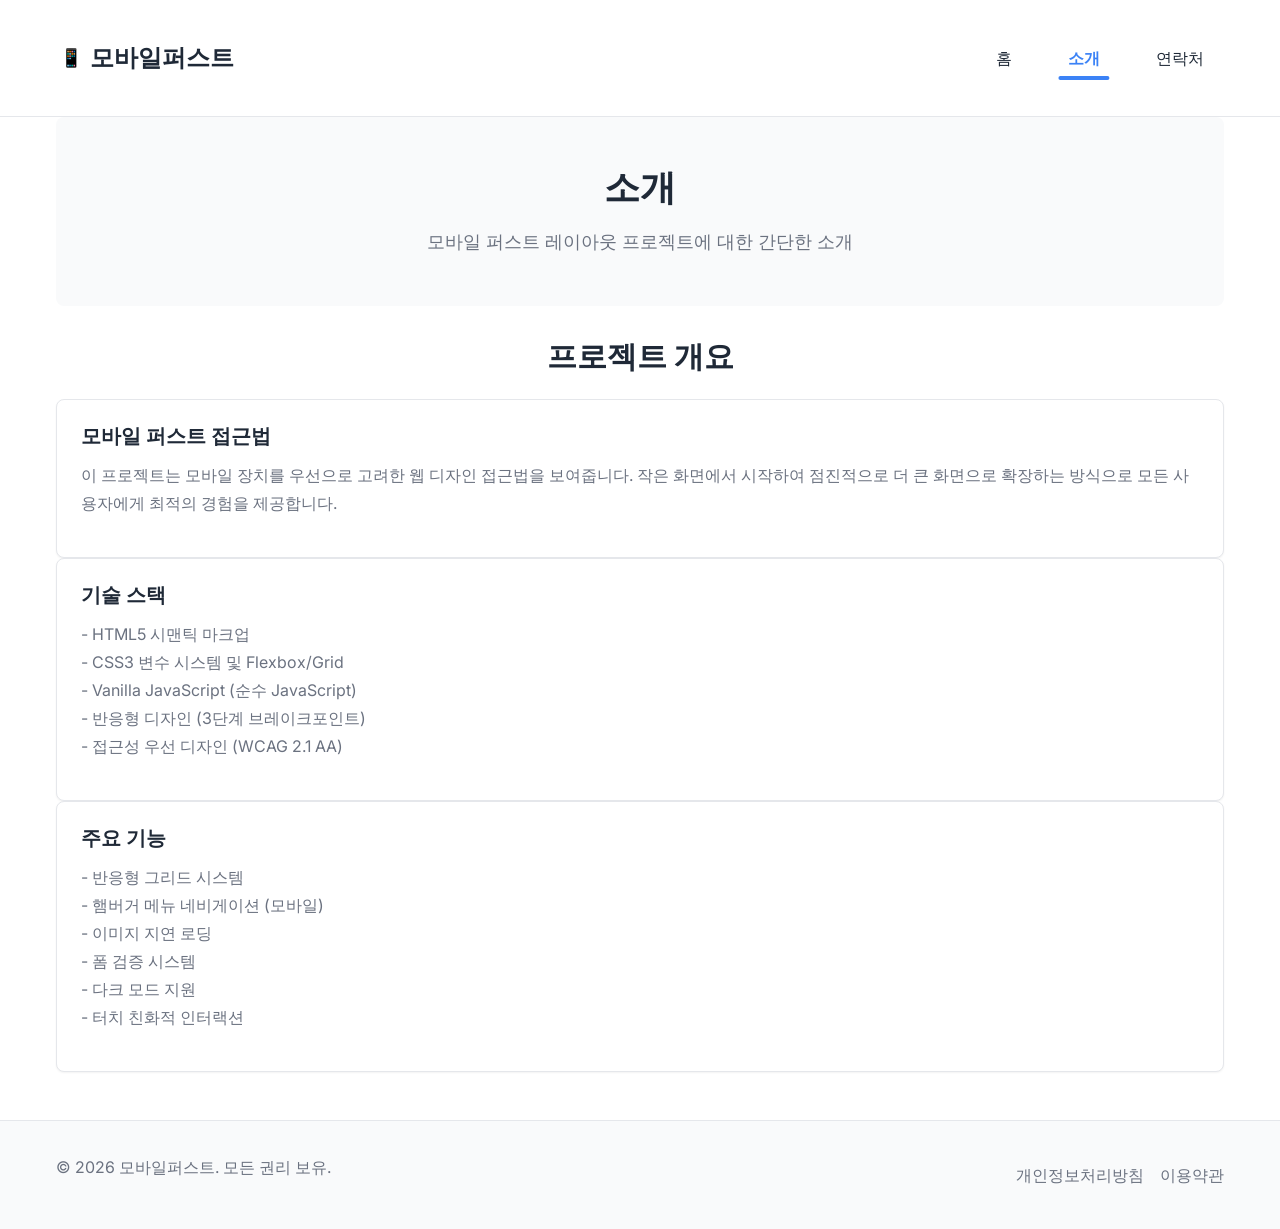
<file: about.html>
<!DOCTYPE html>
<html lang="ko">
<head>
    <meta charset="UTF-8">
    <meta name="viewport" content="width=device-width, initial-scale=1.0">
    <title>소개 - 모바일 퍼스트 레이아웃</title>

    <!-- CSS 파일 연결 -->
    <link rel="stylesheet" href="css/base/reset.css">
    <link rel="stylesheet" href="css/base/variables.css">
    <link rel="stylesheet" href="css/base/typography.css">
    <link rel="stylesheet" href="css/main.css">

    <!-- 웹 폰트 (Inter) -->
    <link rel="preconnect" href="https://fonts.googleapis.com">
    <link rel="preconnect" href="https://fonts.gstatic.com" crossorigin>
    <link href="https://fonts.googleapis.com/css2?family=Inter:wght@300;400;500;600;700&display=swap" rel="stylesheet">

    <!-- Favicon -->
    <link rel="icon" type="image/x-icon" href="images/favicon.ico">
</head>
<body>
    <!-- Header 컴포넌트 -->
    <header class="header">
        <div class="container">
            <a href="index.html" class="logo">모바일퍼스트</a>
            <nav class="navigation">
                <button class="menu-toggle" aria-label="메뉴 토글">
                    <span class="hamburger"></span>
                </button>
                <ul class="nav-list">
                    <li><a href="index.html">홈</a></li>
                    <li><a href="about.html" aria-current="page">소개</a></li>
                    <li><a href="contact.html">연락처</a></li>
                </ul>
            </nav>
        </div>
    </header>

    <!-- Main content -->
    <main class="main">
        <div class="container">
            <section class="hero">
                <h1 class="hero-title">소개</h1>
                <p class="hero-description">
                    모바일 퍼스트 레이아웃 프로젝트에 대한 간단한 소개
                </p>
            </section>

            <section class="grid-section">
                <h2 class="section-title">프로젝트 개요</h2>
                <div class="card">
                    <h3 class="card-title">모바일 퍼스트 접근법</h3>
                    <p class="card-text">
                        이 프로젝트는 모바일 장치를 우선으로 고려한 웹 디자인 접근법을 보여줍니다.
                        작은 화면에서 시작하여 점진적으로 더 큰 화면으로 확장하는 방식으로
                        모든 사용자에게 최적의 경험을 제공합니다.
                    </p>
                </div>

                <div class="card">
                    <h3 class="card-title">기술 스택</h3>
                    <p class="card-text">
                        - HTML5 시맨틱 마크업<br>
                        - CSS3 변수 시스템 및 Flexbox/Grid<br>
                        - Vanilla JavaScript (순수 JavaScript)<br>
                        - 반응형 디자인 (3단계 브레이크포인트)<br>
                        - 접근성 우선 디자인 (WCAG 2.1 AA)
                    </p>
                </div>

                <div class="card">
                    <h3 class="card-title">주요 기능</h3>
                    <p class="card-text">
                        - 반응형 그리드 시스템<br>
                        - 햄버거 메뉴 네비게이션 (모바일)<br>
                        - 이미지 지연 로딩<br>
                        - 폼 검증 시스템<br>
                        - 다크 모드 지원<br>
                        - 터치 친화적 인터랙션
                    </p>
                </div>
            </section>
        </div>
    </main>

    <!-- Footer 컴포넌트 -->
    <footer class="footer">
        <div class="container">
            <p class="copyright">&copy; 2026 모바일퍼스트. 모든 권리 보유.</p>
            <nav class="footer-nav">
                <a href="/privacy" class="footer-link">개인정보처리방침</a>
                <a href="/terms" class="footer-link">이용약관</a>
            </nav>
        </div>
    </footer>

    <!-- JavaScript 파일 -->
    <script src="js/components/navigation.js" defer></script>
    <script src="js/components/lazy-loading.js" defer></script>
    <script src="js/main.js" defer></script>
</body>
</html>
</file>
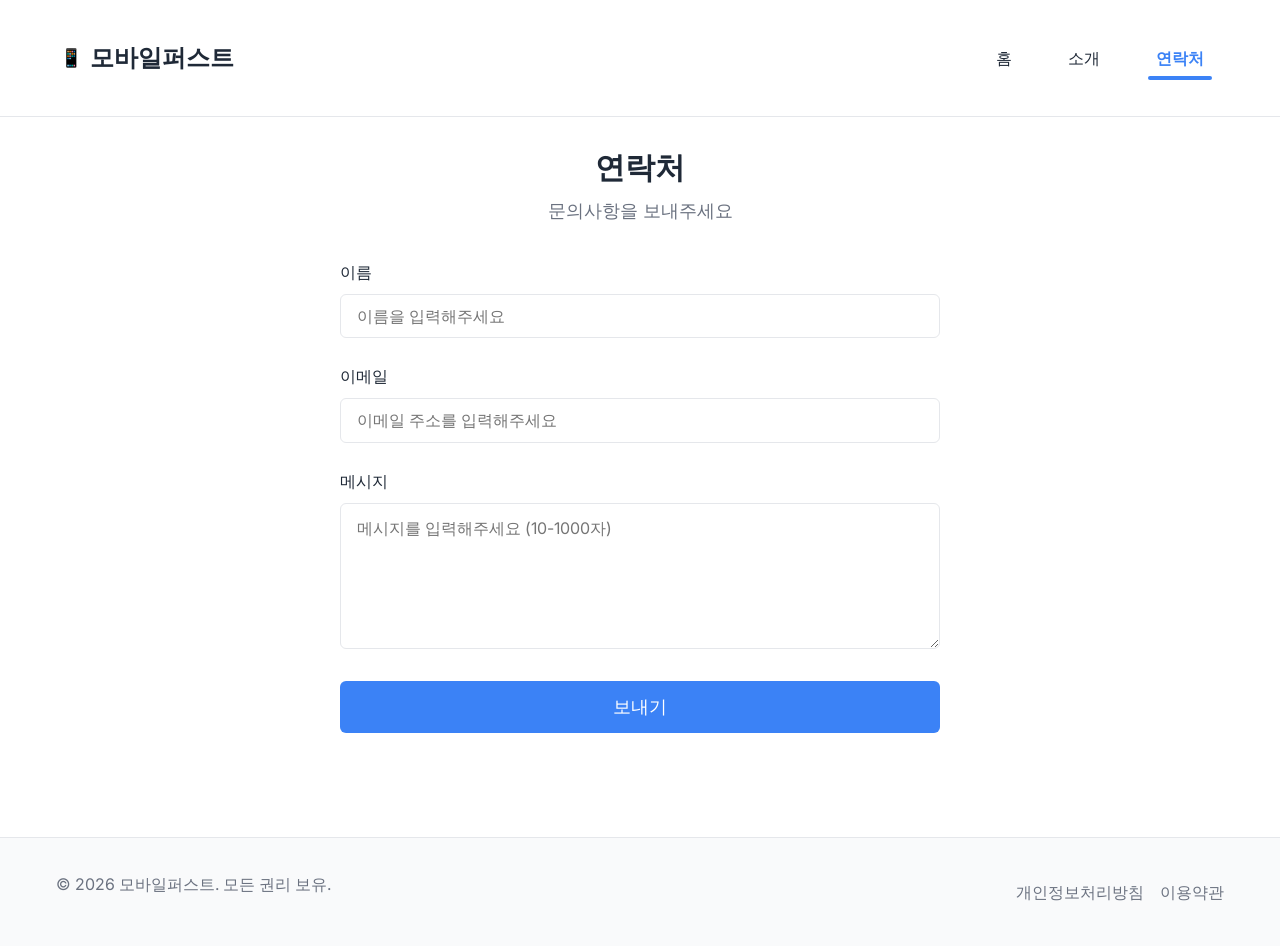
<file: contact.html>
<!DOCTYPE html>
<html lang="ko">
<head>
    <meta charset="UTF-8">
    <meta name="viewport" content="width=device-width, initial-scale=1.0">
    <title>연락처 - 모바일 퍼스트 레이아웃</title>

    <!-- CSS 파일 연결 -->
    <link rel="stylesheet" href="css/base/reset.css">
    <link rel="stylesheet" href="css/base/variables.css">
    <link rel="stylesheet" href="css/base/typography.css">
    <link rel="stylesheet" href="css/main.css">

    <!-- 웹 폰트 (Inter) -->
    <link rel="preconnect" href="https://fonts.googleapis.com">
    <link rel="preconnect" href="https://fonts.gstatic.com" crossorigin>
    <link href="https://fonts.googleapis.com/css2?family=Inter:wght@300;400;500;600;700&display=swap" rel="stylesheet">

    <!-- Favicon -->
    <link rel="icon" type="image/x-icon" href="images/favicon.ico">
</head>
<body>
    <!-- Header 컴포넌트 -->
    <header class="header">
        <div class="container">
            <a href="index.html" class="logo">모바일퍼스트</a>
            <nav class="navigation">
                <button class="menu-toggle" aria-label="메뉴 토글">
                    <span class="hamburger"></span>
                </button>
                <ul class="nav-list">
                    <li><a href="index.html">홈</a></li>
                    <li><a href="about.html">소개</a></li>
                    <li><a href="contact.html" aria-current="page">연락처</a></li>
                </ul>
            </nav>
        </div>
    </header>

    <!-- Main content -->
    <main class="main">
        <div class="container">
            <!-- Design Ref: §5.1 — Contact Page Layout -->
            <section class="contact-section">
                <h1 class="page-title">연락처</h1>
                <p class="page-description">문의사항을 보내주세요</p>

                <!-- Plan SC: FR-01~FR-07 (폼 검증 기능 구현) -->
                <!-- Design Ref: §5.1 — Contact Form Structure -->
                <form id="contact-form" class="contact-form" action="#" method="POST">
                    <!-- Name Field -->
                    <div class="form-group">
                        <label for="name" class="form-label">이름</label>
                        <input
                            type="text"
                            id="name"
                            name="name"
                            class="form-input"
                            placeholder="이름을 입력해주세요"
                            aria-describedby="name-error"
                            data-validation="name"
                        >
                        <!-- Error Container for Name -->
                        <div id="name-error" class="error-msg" data-for="name" aria-live="polite">
                            <!-- 오류 메시지 동적 삽입 -->
                        </div>
                    </div>

                    <!-- Email Field -->
                    <div class="form-group">
                        <label for="email" class="form-label">이메일</label>
                        <input
                            type="email"
                            id="email"
                            name="email"
                            class="form-input"
                            placeholder="이메일 주소를 입력해주세요"
                            aria-describedby="email-error"
                            data-validation="email"
                        >
                        <!-- Error Container for Email -->
                        <div id="email-error" class="error-msg" data-for="email" aria-live="polite">
                            <!-- 오류 메시지 동적 삽입 -->
                        </div>
                    </div>

                    <!-- Message Field -->
                    <div class="form-group">
                        <label for="message" class="form-label">메시지</label>
                        <textarea
                            id="message"
                            name="message"
                            class="form-textarea"
                            rows="5"
                            placeholder="메시지를 입력해주세요 (10-1000자)"
                            aria-describedby="message-error"
                            data-validation="message"
                        ></textarea>
                        <!-- Error Container for Message -->
                        <div id="message-error" class="error-msg" data-for="message" aria-live="polite">
                            <!-- 오류 메시지 동적 삽입 -->
                        </div>
                    </div>

                    <!-- Submit Button -->
                    <div class="form-group">
                        <button type="submit" class="btn btn-primary btn-submit">보내기</button>
                    </div>
                </form>
            </section>
        </div>
    </main>

    <!-- Footer 컴포넌트 -->
    <footer class="footer">
        <div class="container">
            <p class="copyright">&copy; 2026 모바일퍼스트. 모든 권리 보유.</p>
            <nav class="footer-nav">
                <a href="/privacy" class="footer-link">개인정보처리방침</a>
                <a href="/terms" class="footer-link">이용약관</a>
            </nav>
        </div>
    </footer>

    <!-- JavaScript 파일 -->
    <script src="js/components/navigation.js" defer></script>
    <script src="js/components/lazy-loading.js" defer></script>
    <script src="js/components/form-validation.js" defer></script>
    <script src="js/main.js" defer></script>
</body>
</html>
</file>
<file: css/base/variables.css>
/*
 * CSS Design Tokens (변수 시스템)
 * Design Ref: §3.1 — CSS Design Tokens 시스템
 */

:root {
  /* ===== 색상 시스템 ===== */
  /* 주요 색상 */
  --color-primary: #3b82f6;
  --color-primary-dark: #2563eb;
  --color-primary-light: #60a5fa;

  /* 보조 색상 */
  --color-secondary: #10b981;
  --color-secondary-dark: #059669;
  --color-secondary-light: #34d399;

  /* 중립 색상 */
  --color-text: #1f2937;
  --color-text-light: #6b7280;
  --color-text-lighter: #9ca3af;

  --color-background: #ffffff;
  --color-background-alt: #f9fafb;
  --color-background-dark: #111827;

  /* 경고 및 상태 색상 */
  --color-success: #10b981;
  --color-warning: #f59e0b;
  --color-error: #ef4444;
  --color-info: #3b82f6;

  /* 테두리 색상 */
  --color-border: #e5e7eb;
  --color-border-dark: #d1d5db;

  /* ===== 타이포그래피 시스템 ===== */
  /* 글꼴 패밀리 */
  --font-family-base: 'Inter', '맑은 고딕', 'Apple SD Gothic Neo', sans-serif;
  --font-family-heading: 'Inter', '맑은 고딕', 'Apple SD Gothic Neo', sans-serif;
  --font-family-mono: 'SF Mono', 'Monaco', 'Inconsolata', 'Fira Code', monospace;

  /* 폰트 크기 (모바일 퍼스트) */
  --font-size-xs: 0.75rem;   /* 12px */
  --font-size-sm: 0.875rem;  /* 14px */
  --font-size-base: 1rem;    /* 16px */
  --font-size-lg: 1.125rem;  /* 18px */
  --font-size-xl: 1.25rem;   /* 20px */
  --font-size-2xl: 1.5rem;   /* 24px */
  --font-size-3xl: 1.875rem; /* 30px */
  --font-size-4xl: 2.25rem;  /* 36px */

  /* 폰트 두께 */
  --font-weight-light: 300;
  --font-weight-normal: 400;
  --font-weight-medium: 500;
  --font-weight-semibold: 600;
  --font-weight-bold: 700;

  /* 줄 간격 */
  --line-height-tight: 1.25;
  --line-height-normal: 1.5;
  --line-height-relaxed: 1.75;
  --line-height-loose: 2;

  /* ===== 간격 시스템 (Spacing) ===== */
  --spacing-0: 0;
  --spacing-1: 0.25rem;  /* 4px */
  --spacing-2: 0.5rem;   /* 8px */
  --spacing-3: 0.75rem;  /* 12px */
  --spacing-4: 1rem;     /* 16px */
  --spacing-5: 1.25rem;  /* 20px */
  --spacing-6: 1.5rem;   /* 24px */
  --spacing-8: 2rem;     /* 32px */
  --spacing-10: 2.5rem;  /* 40px */
  --spacing-12: 3rem;    /* 48px */
  --spacing-16: 4rem;    /* 64px */
  --spacing-20: 5rem;    /* 80px */
  --spacing-24: 6rem;    /* 96px */

  /* ===== 브레이크포인트 (모바일 퍼스트) ===== */
  --breakpoint-mobile: 320px;
  --breakpoint-mobile-lg: 425px;
  --breakpoint-tablet: 768px;
  --breakpoint-tablet-lg: 1024px;
  --breakpoint-desktop: 1280px;
  --breakpoint-desktop-lg: 1440px;
  --breakpoint-desktop-xl: 1920px;

  /* ===== 레이아웃 시스템 ===== */
  /* 컨테이너 너비 */
  --container-mobile: 100%;
  --container-tablet: 100%;
  --container-desktop: 1200px;

  /* 그리드 갭 */
  --grid-gap-xs: var(--spacing-2);
  --grid-gap-sm: var(--spacing-4);
  --grid-gap-md: var(--spacing-6);
  --grid-gap-lg: var(--spacing-8);

  /* ===== 그림자 시스템 ===== */
  --shadow-sm: 0 1px 2px 0 rgba(0, 0, 0, 0.05);
  --shadow-md: 0 4px 6px -1px rgba(0, 0, 0, 0.1), 0 2px 4px -1px rgba(0, 0, 0, 0.06);
  --shadow-lg: 0 10px 15px -3px rgba(0, 0, 0, 0.1), 0 4px 6px -2px rgba(0, 0, 0, 0.05);
  --shadow-xl: 0 20px 25px -5px rgba(0, 0, 0, 0.1), 0 10px 10px -5px rgba(0, 0, 0, 0.04);

  /* ===== 테두리 반경 ===== */
  --radius-sm: 0.25rem;  /* 4px */
  --radius-md: 0.375rem; /* 6px */
  --radius-lg: 0.5rem;   /* 8px */
  --radius-xl: 0.75rem;  /* 12px */
  --radius-2xl: 1rem;    /* 16px */
  --radius-full: 9999px;

  /* ===== 전환 효과 ===== */
  --transition-fast: 150ms;
  --transition-normal: 250ms;
  --transition-slow: 350ms;
  --transition-timing: cubic-bezier(0.4, 0, 0.2, 1);

  /* ===== 접근성 관련 ===== */
  /* 터치 친화적 크기 */
  --touch-target-min: 44px;
  --touch-target-ideal: 48px;

  /* 색상 대비 (WCAG AA 기준) */
  --contrast-ratio-min: 4.5;
}

/* 다크 모드 변수 (미래 구현을 위한 준비) */
@media (prefers-color-scheme: dark) {
  :root {
    --color-text: #f9fafb;
    --color-text-light: #d1d5db;
    --color-text-lighter: #9ca3af;

    --color-background: #111827;
    --color-background-alt: #1f2937;
    --color-background-dark: #030712;

    --color-border: #374151;
    --color-border-dark: #4b5563;
  }
}
</file>
<file: css/base/typography.css>
/*
 * 타이포그래피 시스템
 * Design Ref: §3.1 — CSS Design Tokens 시스템
 * 목적: 일관된 타이포그래피 스타일 정의
 */

/* 기본 타이포그래피 */
body {
  font-family: var(--font-family-base, 'Inter', sans-serif);
  font-size: var(--font-size-base, 1rem);
  font-weight: var(--font-weight-normal, 400);
  line-height: var(--line-height-normal, 1.5);
  color: var(--color-text, #1f2937);
  -webkit-font-smoothing: antialiased;
  -moz-osx-font-smoothing: grayscale;
}

/* 제목 스타일 */
h1, h2, h3, h4, h5, h6 {
  font-family: var(--font-family-heading, var(--font-family-base));
  font-weight: var(--font-weight-semibold, 600);
  line-height: var(--line-height-tight, 1.25);
  color: var(--color-text, #1f2937);
  margin-bottom: var(--spacing-4, 1rem);
}

/* h1 */
h1 {
  font-size: var(--font-size-4xl, 2.25rem); /* 36px */
  font-weight: var(--font-weight-bold, 700);
  margin-bottom: var(--spacing-6, 1.5rem);
}

/* h2 */
h2 {
  font-size: var(--font-size-3xl, 1.875rem); /* 30px */
  margin-bottom: var(--spacing-5, 1.25rem);
}

/* h3 */
h3 {
  font-size: var(--font-size-2xl, 1.5rem); /* 24px */
  margin-bottom: var(--spacing-4, 1rem);
}

/* h4 */
h4 {
  font-size: var(--font-size-xl, 1.25rem); /* 20px */
  margin-bottom: var(--spacing-3, 0.75rem);
}

/* h5 */
h5 {
  font-size: var(--font-size-lg, 1.125rem); /* 18px */
  margin-bottom: var(--spacing-2, 0.5rem);
}

/* h6 */
h6 {
  font-size: var(--font-size-base, 1rem); /* 16px */
  margin-bottom: var(--spacing-2, 0.5rem);
}

/* 문단 스타일 */
p {
  margin-bottom: var(--spacing-4, 1rem);
  line-height: var(--line-height-normal, 1.5);
}

/* 작은 텍스트 */
small {
  font-size: var(--font-size-sm, 0.875rem); /* 14px */
  color: var(--color-text-light, #6b7280);
}

/* 링크 스타일 */
a {
  color: var(--color-primary, #3b82f6);
  text-decoration: none;
  transition: color var(--transition-fast, 150ms) var(--transition-timing, cubic-bezier(0.4, 0, 0.2, 1));
}

a:hover {
  color: var(--color-primary-dark, #2563eb);
  text-decoration: underline;
}

a:focus-visible {
  outline: 2px solid var(--color-primary, #3b82f6);
  outline-offset: 2px;
  border-radius: var(--radius-sm, 0.25rem);
}

/* 리스트 스타일 */
ul:not(.nav-list):not(.feature-list),
ol:not(.nav-list):not(.feature-list) {
  margin-left: var(--spacing-6, 1.5rem);
  margin-bottom: var(--spacing-4, 1rem);
}

li {
  margin-bottom: var(--spacing-2, 0.5rem);
}

/* 인용문 */
blockquote {
  border-left: 4px solid var(--color-border, #e5e7eb);
  padding-left: var(--spacing-4, 1rem);
  margin: var(--spacing-6, 1.5rem) 0;
  color: var(--color-text-light, #6b7280);
  font-style: italic;
}

/* 코드 스타일 */
code,
pre {
  font-family: var(--font-family-mono, monospace);
  font-size: var(--font-size-sm, 0.875rem);
}

code {
  background-color: var(--color-background-alt, #f9fafb);
  padding: 0.125rem 0.375rem;
  border-radius: var(--radius-sm, 0.25rem);
  color: var(--color-error, #ef4444);
}

pre {
  background-color: var(--color-background-alt, #f9fafb);
  padding: var(--spacing-4, 1rem);
  border-radius: var(--radius-md, 0.375rem);
  overflow-x: auto;
  margin-bottom: var(--spacing-4, 1rem);
}

pre code {
  background-color: transparent;
  padding: 0;
  color: inherit;
}

/* 수평선 */
hr {
  border: none;
  height: 1px;
  background-color: var(--color-border, #e5e7eb);
  margin: var(--spacing-8, 2rem) 0;
}

/* 텍스트 유틸리티 클래스 */
.text-light {
  color: var(--color-text-light, #6b7280);
}

.text-lighter {
  color: var(--color-text-lighter, #9ca3af);
}

.text-center {
  text-align: center;
}

.text-right {
  text-align: right;
}

.text-left {
  text-align: left;
}

/* 폰트 두께 유틸리티 */
.font-light {
  font-weight: var(--font-weight-light, 300);
}

.font-normal {
  font-weight: var(--font-weight-normal, 400);
}

.font-medium {
  font-weight: var(--font-weight-medium, 500);
}

.font-semibold {
  font-weight: var(--font-weight-semibold, 600);
}

.font-bold {
  font-weight: var(--font-weight-bold, 700);
}

/* 모바일 타이포그래피 조정 */
@media (max-width: 767px) {
  h1 {
    font-size: var(--font-size-3xl, 1.875rem); /* 30px */
  }

  h2 {
    font-size: var(--font-size-2xl, 1.5rem); /* 24px */
  }

  h3 {
    font-size: var(--font-size-xl, 1.25rem); /* 20px */
  }

  p {
    font-size: var(--font-size-base, 1rem);
  }
}

/* 다크 모드 타이포그래피 */
@media (prefers-color-scheme: dark) {
  body {
    color: var(--color-text, #f9fafb);
  }

  h1, h2, h3, h4, h5, h6 {
    color: var(--color-text, #f9fafb);
  }

  small {
    color: var(--color-text-light, #d1d5db);
  }

  code {
    background-color: var(--color-background-alt, #1f2937);
    color: var(--color-secondary-light, #34d399);
  }

  pre {
    background-color: var(--color-background-alt, #1f2937);
  }

  blockquote {
    border-left-color: var(--color-border, #374151);
    color: var(--color-text-light, #d1d5db);
  }

  hr {
    background-color: var(--color-border, #374151);
  }
}
</file>
<file: css/main.css>
/*
 * 메인 CSS 파일 (모든 스타일 import)
 * Design Ref: §6.1 — 기본 구조 설정 (모듈-1)
 * 목적: 모든 CSS 모듈을 통합 관리
 */

/* ===== 기본 스타일 ===== */
@import url('base/reset.css');     /* 브라우저 초기화 */
@import url('base/variables.css'); /* CSS 변수 시스템 */
@import url('base/typography.css'); /* 타이포그래피 시스템 */

/* ===== 컴포넌트 스타일 (모듈-3에서 구현) ===== */
@import url('components/header.css');
@import url('components/navigation.css');
@import url('components/grid.css');
@import url('components/form-validation.css');
/* @import url('components/footer.css'); */

/* ===== 레이아웃 스타일 (모듈-2에서 구현) ===== */
@import url('layouts/mobile.css');
@import url('layouts/tablet.css');
@import url('layouts/desktop.css');

/* ===== 공통 레이아웃 스타일 ===== */

/* 컨테이너 */
.container {
  width: 100%;
  max-width: var(--container-desktop, 1200px);
  margin: 0 auto;
  padding: 0 var(--spacing-4, 1rem);
}

@media (max-width: 1023px) {
  .container {
    max-width: var(--container-tablet, 100%);
    padding: 0 var(--spacing-4, 1rem);
  }
}

@media (max-width: 767px) {
  .container {
    max-width: var(--container-mobile, 100%);
    padding: 0 var(--spacing-3, 0.75rem);
  }
}

/* 기본 섹션 스타일 */
.section-title {
  font-size: var(--font-size-3xl, 1.875rem);
  font-weight: var(--font-weight-bold, 700);
  margin-bottom: var(--spacing-6, 1.5rem);
  text-align: center;
}

/* 히어로 섹션 */
.hero {
  padding: var(--spacing-12, 3rem) 0;
  text-align: center;
  background-color: var(--color-background-alt, #f9fafb);
  border-radius: var(--radius-lg, 0.5rem);
  margin-bottom: var(--spacing-8, 2rem);
}

.hero-title {
  font-size: var(--font-size-4xl, 2.25rem);
  margin-bottom: var(--spacing-4, 1rem);
}

.hero-description {
  font-size: var(--font-size-lg, 1.125rem);
  color: var(--color-text-light, #6b7280);
  max-width: 600px;
  margin: 0 auto;
}

/* 카드 컴포넌트 */
.card {
  background-color: var(--color-background, #ffffff);
  border: 1px solid var(--color-border, #e5e7eb);
  border-radius: var(--radius-lg, 0.5rem);
  padding: var(--spacing-6, 1.5rem);
  box-shadow: var(--shadow-sm, 0 1px 2px 0 rgba(0, 0, 0, 0.05));
  transition: box-shadow var(--transition-normal, 250ms) var(--transition-timing, cubic-bezier(0.4, 0, 0.2, 1));
}

.card:hover {
  box-shadow: var(--shadow-md, 0 4px 6px -1px rgba(0, 0, 0, 0.1));
}

.card-title {
  font-size: var(--font-size-xl, 1.25rem);
  font-weight: var(--font-weight-semibold, 600);
  margin-bottom: var(--spacing-3, 0.75rem);
}

.card-text {
  color: var(--color-text-light, #6b7280);
  line-height: var(--line-height-relaxed, 1.75);
}

/* 지연 로딩 이미지 스타일 */
.lazy-image {
  width: 100%;
  height: auto;
  border-radius: var(--radius-lg, 0.5rem);
  background-color: var(--color-background-alt, #f9fafb);
  transition: opacity var(--transition-normal, 250ms) var(--transition-timing, cubic-bezier(0.4, 0, 0.2, 1));
}

.lazy-image[data-src],
.lazy-image[data-srcset] {
  opacity: 0.3;
}

.lazy-image.lazy-loaded {
  opacity: 1;
}

.image-caption {
  margin-top: var(--spacing-2, 0.5rem);
  color: var(--color-text-light, #6b7280);
  font-size: var(--font-size-sm, 0.875rem);
  text-align: center;
}

.demo-note {
  text-align: center;
  margin-top: var(--spacing-4, 1rem);
  color: var(--color-primary, #3b82f6);
  font-weight: var(--font-weight-medium, 500);
}

.lazy-demo {
  margin-bottom: var(--spacing-12, 3rem);
}

/* 그리드 섹션 */
.grid-section {
  margin-bottom: var(--spacing-12, 3rem);
}

/* 기능 설명 섹션 */
.features {
  margin-bottom: var(--spacing-12, 3rem);
}

.feature-list {
  max-width: 600px;
  margin: 0 auto;
}

.feature-item {
  padding: var(--spacing-3, 0.75rem) 0;
  border-bottom: 1px solid var(--color-border, #e5e7eb);
  font-size: var(--font-size-lg, 1.125rem);
}

.feature-item:last-child {
  border-bottom: none;
}

/* 푸터 기본 스타일 */
.footer {
  background-color: var(--color-background-alt, #f9fafb);
  padding: var(--spacing-8, 2rem) 0;
  margin-top: var(--spacing-12, 3rem);
  border-top: 1px solid var(--color-border, #e5e7eb);
}

.copyright {
  color: var(--color-text-light, #6b7280);
  margin-bottom: var(--spacing-4, 1rem);
}

.footer-nav {
  display: flex;
  gap: var(--spacing-4, 1rem);
  flex-wrap: wrap;
}

.footer-link {
  color: var(--color-text-light, #6b7280);
  transition: color var(--transition-fast, 150ms) var(--transition-timing, cubic-bezier(0.4, 0, 0.2, 1));
}

.footer-link:hover {
  color: var(--color-primary, #3b82f6);
}

/* 다크 모드 스타일 */
@media (prefers-color-scheme: dark) {
  .hero {
    background-color: var(--color-background-alt, #1f2937);
  }

  .card {
    background-color: var(--color-background, #111827);
    border-color: var(--color-border, #374151);
  }

  .feature-item {
    border-bottom-color: var(--color-border, #374151);
  }

  .footer {
    background-color: var(--color-background-alt, #1f2937);
    border-top-color: var(--color-border, #374151);
  }

  .copyright,
  .footer-link {
    color: var(--color-text-light, #d1d5db);
  }
}
</file>
